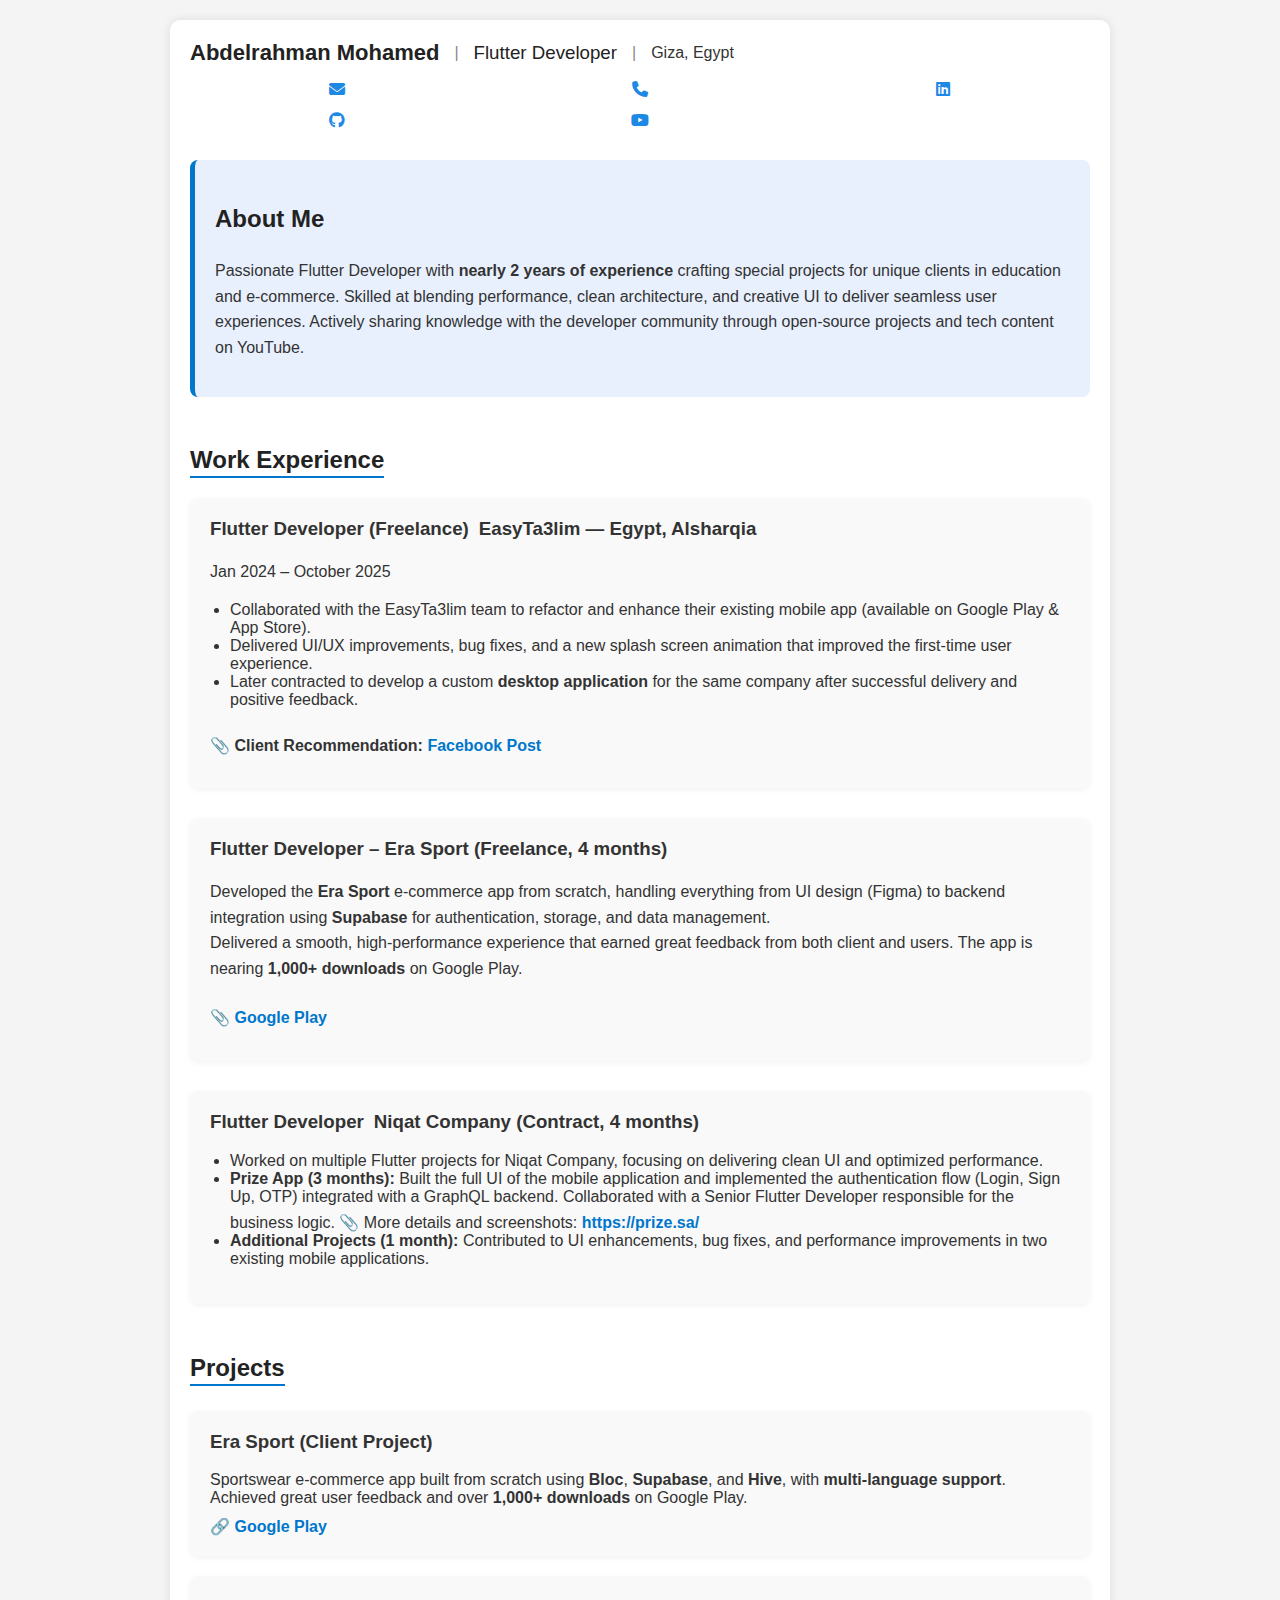
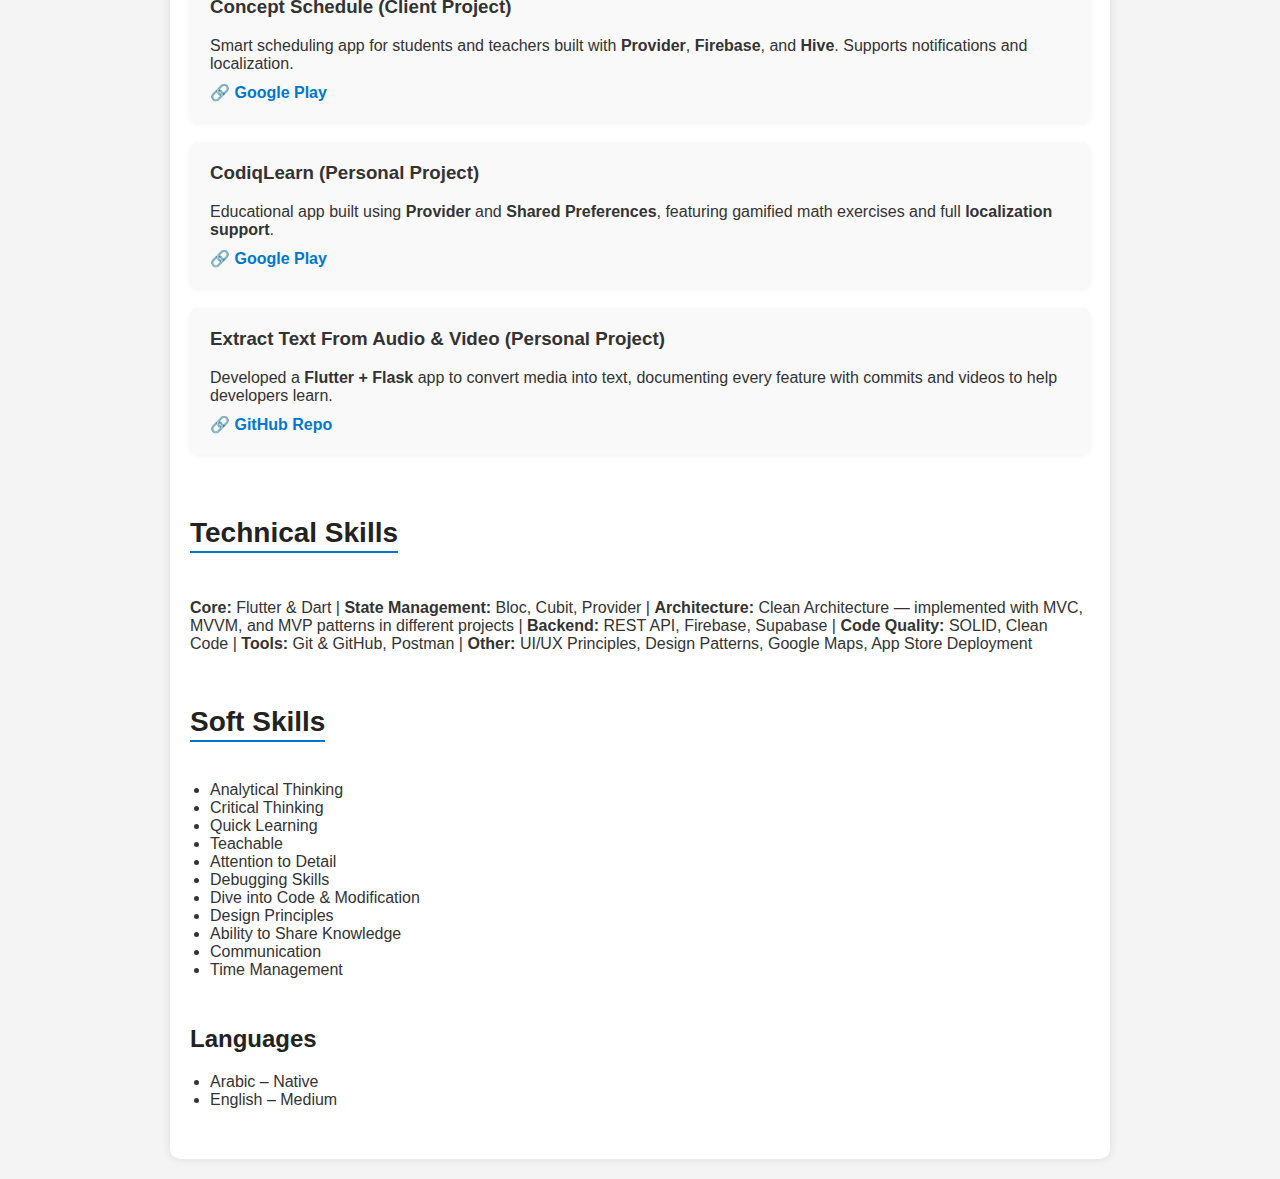
<file: index.html>
<!DOCTYPE html>
<html lang="en">
<head>
  <meta charset="UTF-8">
  <meta name="viewport" content="width=device-width, initial-scale=1">
  <title>Abdelrahman Mohamed - Flutter Developer</title>
  <link rel="stylesheet" href="my_cv_style.css">
  <link rel="stylesheet" href="https://cdnjs.cloudflare.com/ajax/libs/font-awesome/6.5.0/css/all.min.css">

</head>
<body>
  <div class="container">
<div class="header-info" style="display: flex; align-items: center; gap: 15px; font-size: 16px;">
  <h1 style="margin: 0; font-size: 22px;">Abdelrahman Mohamed</h1>
  <span style="color: #888;">|</span>
  <h3 style="margin: 0; font-weight: normal;">Flutter Developer</h3>
  <span style="color: #888;">|</span>
  <p style="margin: 0;">Giza, Egypt</p>
</div>
    <div class="contact section" style="text-align: center; margin-top: 10px;">
      <a href="mailto:lazezma7rous@gmail.com" title="Email" target="_blank">
        <i class="fas fa-envelope" style="margin: 5px 0; color: #1E88E5;"></i>
      </a>
      <a href="tel:+201033912891" title="Phone">
        <i class="fas fa-phone" style="margin: 5px 0; color: #1E88E5;"></i>
      </a>
      <a href="https://www.linkedin.com/in/abdelrahman-mohamed-7b98b4271" title="LinkedIn" target="_blank">
        <i class="fab fa-linkedin" style="margin: 5px 0; color: #1E88E5;"></i>
      </a>
      <a href="https://github.com/lazezmahrous" title="GitHub" target="_blank">
        <i class="fab fa-github" style="margin: 0 0; color: #1E88E5;"></i>
      </a>
      <a href="https://www.youtube.com/@lazeizx1" title="YouTube" target="_blank">
        <i class="fab fa-youtube" style="margin: 0 0; color: #1E88E5;"></i>
      </a>
    </div>
      
      <div class="section about-me">
        <h2>About Me</h2>
        <p>
       Passionate Flutter Developer with <Strong> nearly 2 years of experience  </Strong> crafting special projects for unique clients in education and e-commerce. Skilled at blending performance, clean architecture, and creative UI to deliver seamless user experiences. Actively sharing knowledge with the developer community through open-source projects and tech content on YouTube.
      </div>

      <div class="section work-experience">
        <h2>Work Experience</h2>
    
      <div class="job">
          <h3>Flutter Developer (Freelance) <span class="company">EasyTa3lim — Egypt, Alsharqia</span></h3>
          <p class="date">Jan 2024 – October 2025</p>
          <ul>
            <li>Collaborated with the EasyTa3lim team to refactor and enhance their existing mobile app (available on Google Play & App Store).</li>
            <li>Delivered UI/UX improvements, bug fixes, and a new splash screen animation that improved the first-time user experience.</li>
            <li>Later contracted to develop a custom <strong>desktop application</strong> for the same company after successful delivery and positive feedback.</li>
          </ul>
          <p>📎 <strong>Client Recommendation:</strong> 
            <a href="https://www.facebook.com/share/p/1EYaN47m4t/" target="_blank">
              Facebook Post
            </a>
          </p>
        </div>

    
       <div class="job">
          <h3>Flutter Developer – Era Sport (Freelance, 4 months)</h3>
          <p>
            Developed the <strong>Era Sport</strong> e-commerce app from scratch, handling everything from UI design (Figma) to backend integration using <strong>Supabase</strong> for authentication, storage, and data management.<br>
            Delivered a smooth, high-performance experience that earned great feedback from both client and users. The app is nearing <strong>1,000+ downloads</strong> on Google Play.
          </p>
          <p>📎 <a href="https://play.google.com/store/apps/details?id=xo.lazez.t_shirt" target="_blank">Google Play</a></p>
        </div>

        <div class="job">
          <h3>Flutter Developer <span class="company">Niqat Company (Contract, 4 months)</span></h3>
          <ul>
            <li>Worked on multiple Flutter projects for Niqat Company, focusing on delivering clean UI and optimized performance.</li>
            <li><strong>Prize App (3 months):</strong> Built the full UI of the mobile application and implemented the authentication flow (Login, Sign Up, OTP) integrated with a GraphQL backend. Collaborated with a Senior Flutter Developer responsible for the business logic.  
              📎 More details and screenshots: <a href="https://prize.sa/" target="_blank">https://prize.sa/</a>
            </li>
            <li><strong>Additional Projects (1 month):</strong> Contributed to UI enhancements, bug fixes, and performance improvements in two existing mobile applications.</li>
          </ul>
        </div>
        
<div class="section projects-section">
  <h2>Projects</h2>

  <!-- <div class="project">
    <h3>Easy Ta3lim (Client Project)</h3>
    <p>
      Worked with the <strong>Easy Ta3lim</strong> team on app enhancements and UI/UX improvements for their educational platform.
      Later developed their <strong>desktop version</strong>, improving performance and accessibility.
    </p>
    <a href="https://www.linkedin.com/posts/abdelrahman-mohamed-7b98b4271_%D8%B4%D9%87%D8%A7%D8%AF%D8%A9-%D8%AA%D9%82%D8%AF%D9%8A%D8%B1-%D9%88%D8%B4%D9%83%D8%B1-%D9%85%D9%86-%D8%B4%D8%B1%D9%83%D8%A9-easy-ta3lim-%D8%B9%D9%84%D9%89-%D8%A7%D9%84%D9%85%D8%B4%D8%A7%D8%B1%D9%83%D8%A9-activity-7132191852171843584-bT8P" target="_blank">🔗 Recommendation Post</a>
  </div>
 -->
  <div class="project">
    <h3>Era Sport (Client Project)</h3>
    <p>
      Sportswear e-commerce app built from scratch using <strong>Bloc</strong>, <strong>Supabase</strong>, and <strong>Hive</strong>,
      with <strong>multi-language support</strong>.
      Achieved great user feedback and over <strong>1,000+ downloads</strong> on Google Play.
    </p>
    <a href="https://play.google.com/store/apps/details?id=xo.lazez.t_shirt" target="_blank">🔗 Google Play</a>
  </div>
<div class="project">
  <h3>Concept Schedule (Client Project)</h3>
  <p>
    Smart scheduling app for students and teachers built with <strong>Provider</strong>, <strong>Firebase</strong>, and <strong>Hive</strong>.
    Supports notifications and localization.
  </p>
  <a href="https://play.google.com/store/apps/details?id=com.lazez.concept" target="_blank">🔗 Google Play</a>
</div>

 
  <div class="project">
    <h3>CodiqLearn (Personal Project)</h3>
    <p>
      Educational app built using <strong>Provider</strong> and <strong>Shared Preferences</strong>,
      featuring gamified math exercises and full <strong>localization support</strong>.
    </p>
    <a href="https://play.google.com/store/apps/details?id=xo.lazez.CodiqLearn" target="_blank">🔗 Google Play</a>
  </div>

   <div class="project">
    <h3>Extract Text From Audio & Video (Personal Project)</h3>
    <p>
      Developed a <strong>Flutter + Flask</strong> app to convert media into text,
      documenting every feature with commits and videos to help developers learn.
    </p>
    <a href="https://github.com/lazezmahrous/Extract-Text-From-Audio-And-Video-App" target="_blank">🔗 GitHub Repo</a>
  </div>

</div>
            </div>
<div class="section technical-skills compact">
  <div class="technical-skills-title">
    <h2>Technical Skills</h2>
  </div>
  <p class="skills-line">
    <strong>Core:</strong> Flutter & Dart |
    <strong>State Management:</strong> Bloc, Cubit, Provider |
    <strong>Architecture:</strong> Clean Architecture — implemented with MVC, MVVM, and MVP patterns in different projects |
    <strong>Backend:</strong> REST API, Firebase, Supabase |
    <strong>Code Quality:</strong> SOLID, Clean Code |
    <strong>Tools:</strong> Git & GitHub, Postman |
    <strong>Other:</strong> UI/UX Principles, Design Patterns, Google Maps, App Store Deployment
  </p>
</div>

<!-- Soft Skills Section -->
<div class="section">
  <div class="soft-skills-title">
    <h2>Soft Skills</h2>
  </div>

  <div class="soft-skills-section">
    <ul>
      <li>Analytical Thinking</li>
      <li>Critical Thinking</li>
      <li>Quick Learning</li>
      <li>Teachable</li>
      <li>Attention to Detail</li>
      <li>Debugging Skills</li>
      <li>Dive into Code & Modification</li>
      <li>Design Principles</li>
      <li>Ability to Share Knowledge</li>
      <li>Communication</li>
      <li>Time Management</li>
    </ul>
  </div>
</div>
<!-- Languages Section -->
<div class="section languages">
  <h2 class="section-title">Languages</h2>
  <ul class="languages-list">
    <li>Arabic – Native</li>
    <li>English – Medium</li>
  </ul>
</div>
</body>
</html>
</file>
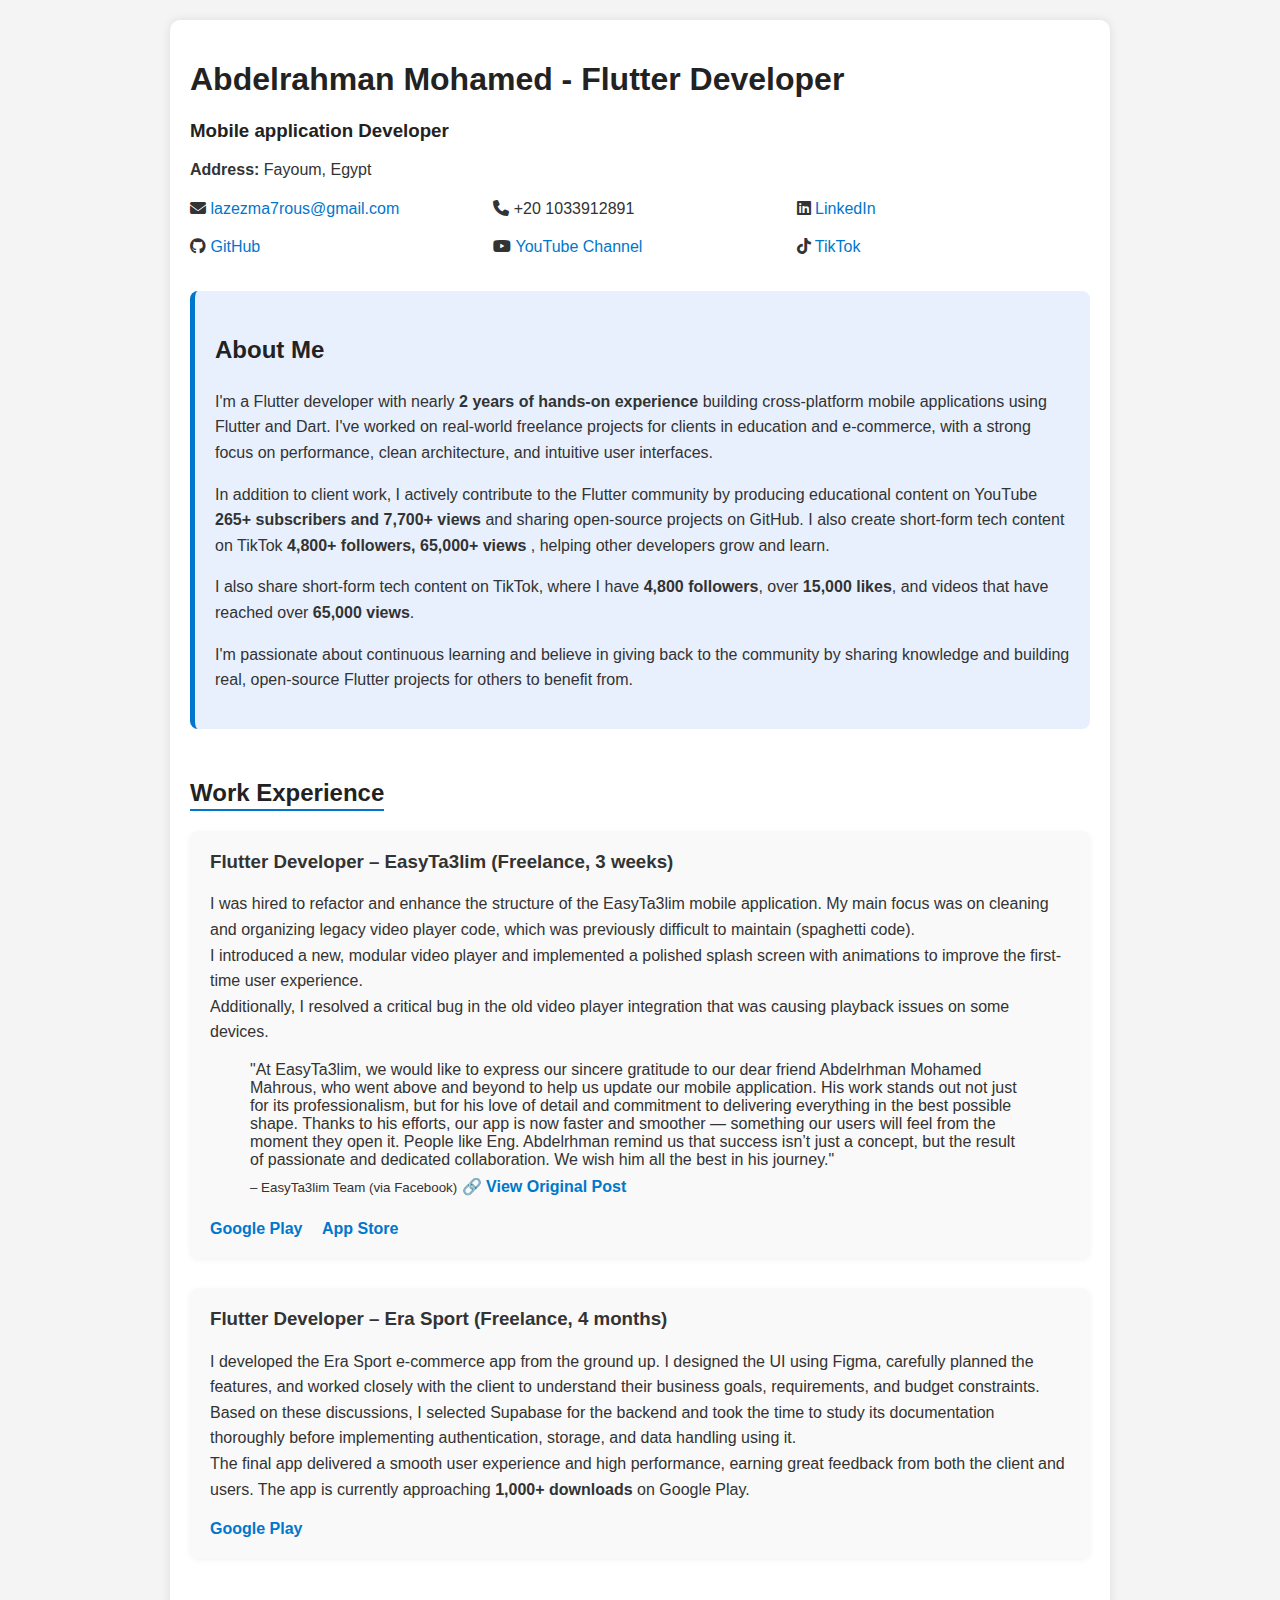
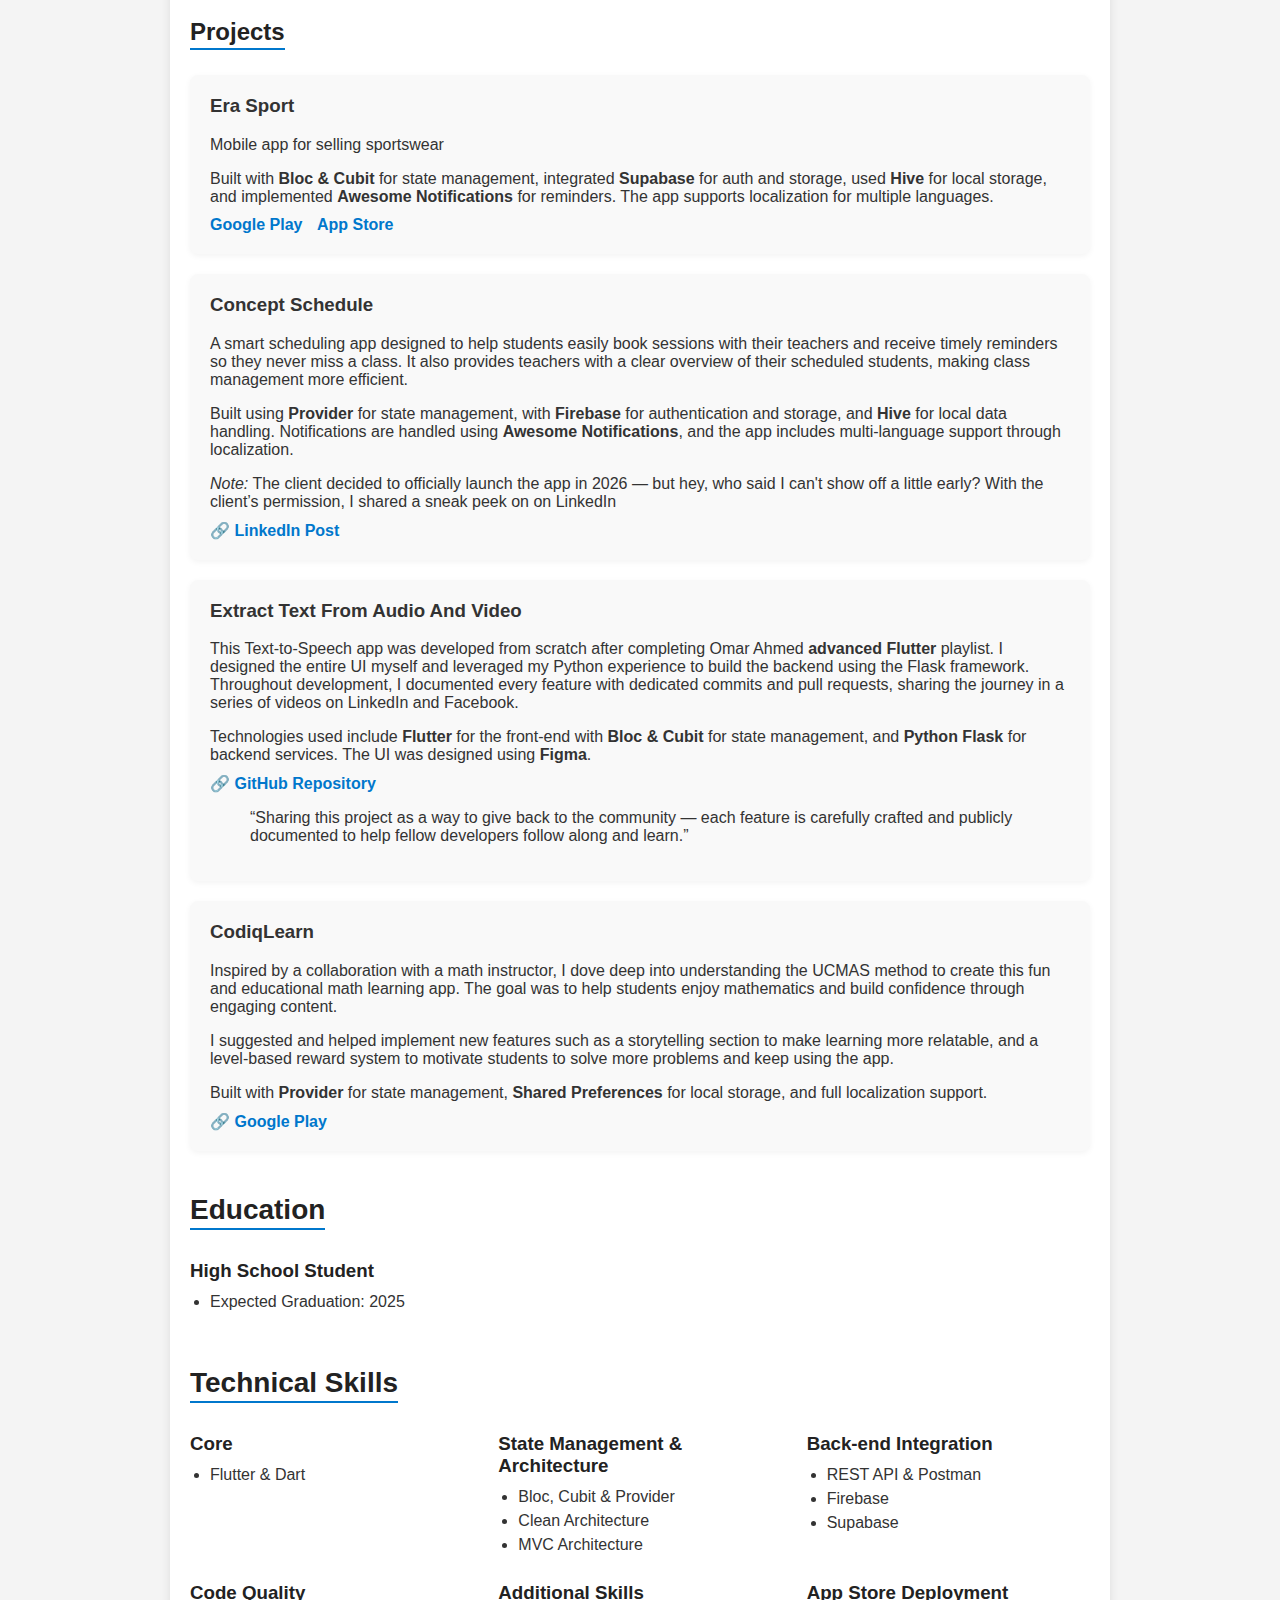
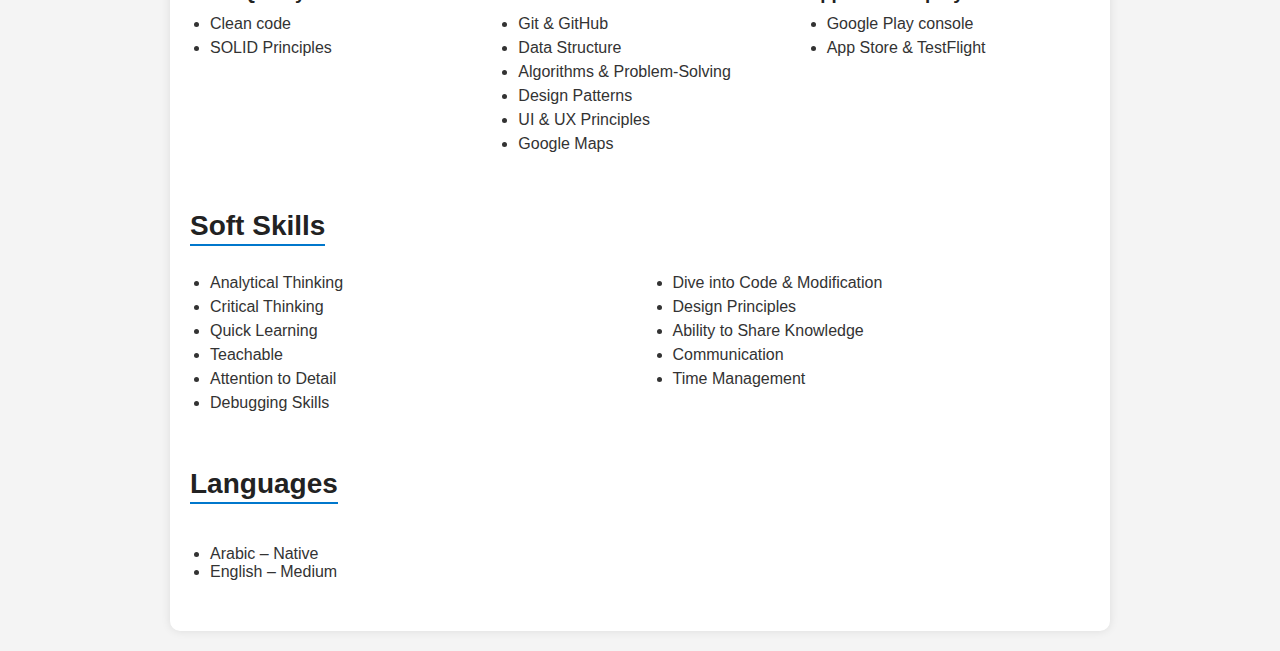
<file: my_cv.html>
<!DOCTYPE html>
<html lang="en">
<head>
  <meta charset="UTF-8">
  <meta name="viewport" content="width=device-width, initial-scale=1">
  <title>Abdelrahman Mohamed - Flutter Developer</title>
  <link rel="stylesheet" href="my_cv_style.css">
  <link rel="stylesheet" href="https://cdnjs.cloudflare.com/ajax/libs/font-awesome/6.5.0/css/all.min.css">

</head>
<body>
  <div class="container">
    <h1>Abdelrahman Mohamed - Flutter Developer</h1>
    <h3>Mobile application Developer</h3>
    <p><strong>Address:</strong> Fayoum, Egypt</p>

    <div class="contact section">
        <p><i class="fas fa-envelope"></i> <a href="mailto:lazezma7rous@gmail.com">lazezma7rous@gmail.com</a></p>
        <p><i class="fas fa-phone"></i> +20 1033912891</p>
        <p><i class="fab fa-linkedin"></i> <a href="https://www.linkedin.com/in/abdelrahman-mohamed-7b98b4271" target="_blank">LinkedIn</a></p>
        <p><i class="fab fa-github"></i> <a href="https://github.com/lazezmahrous" target="_blank">GitHub</a></p>
        <p><i class="fab fa-youtube"></i> <a href="https://www.youtube.com/@lazeizx1" target="_blank">YouTube Channel</a></p>
        <p><i class="fab fa-tiktok"></i> <a href="https://www.tiktok.com/@abdo_lazez" target="_blank">TikTok</a></p>

      </div>
      
      <div class="section about-me">
        <h2>About Me</h2>
        <p>
         I'm a Flutter developer with nearly <strong>2 years of hands-on experience </strong> building cross-platform mobile applications using Flutter and Dart. I've worked on real-world freelance projects for clients in education and e-commerce, with a strong focus on performance, clean architecture, and intuitive user interfaces.

        </p>
      
        <p>
         In addition to client work, I actively contribute to the Flutter community by producing educational content on YouTube <strong> 265+ subscribers and 7,700+ views </strong> and sharing open-source projects on GitHub. I also create short-form tech content on TikTok <strong> 4,800+ followers, 65,000+ views </strong>, helping other developers grow and learn.


        </p>
      
        <p>
          I also share short-form tech content on TikTok, where I have <strong>4,800 followers</strong>,
          over <strong>15,000 likes</strong>, and videos that have reached over <strong>65,000 views</strong>.
        </p>
      
        <p>
          I'm passionate about continuous learning and believe in giving back to the community by sharing knowledge
          and building real, open-source Flutter projects for others to benefit from.
        </p>
      </div>

      <div class="section work-experience">
        <h2>Work Experience</h2>
        <div class="job">
          <h3>Flutter Developer – EasyTa3lim (Freelance, 3 weeks)</h3>
          <p>
            I was hired to refactor and enhance the structure of the EasyTa3lim mobile application. My main focus was on cleaning and organizing legacy video player code, which was previously difficult to maintain (spaghetti code).<br>
            I introduced a new, modular video player and implemented a polished splash screen with animations to improve the first-time user experience.<br>
            Additionally, I resolved a critical bug in the old video player integration that was causing playback issues on some devices.
          </p>

          <blockquote class="recommendation">
            "At EasyTa3lim, we would like to express our sincere gratitude to our dear friend Abdelrhman Mohamed Mahrous, who went above and beyond to help us update our mobile application.
            His work stands out not just for its professionalism, but for his love of detail and commitment to delivering everything in the best possible shape.
            Thanks to his efforts, our app is now faster and smoother — something our users will feel from the moment they open it.
            People like Eng. Abdelrhman remind us that success isn’t just a concept, but the result of passionate and dedicated collaboration.
            We wish him all the best in his journey."  
            <br><small>– EasyTa3lim Team (via Facebook)</small>
            <a href="https://www.facebook.com/share/p/1EYaN47m4t/" target="_blank">🔗 View Original Post</a>

          </blockquote>
        
          <a href="https://play.google.com/store/apps/details?id=com.ta3lim.academy_app" target="_blank">Google Play</a>
          <a href="https://apps.apple.com/eg/app/easyta3lim-%D8%A5%D9%8A%D8%B2%D9%8A-%D8%AA%D8%B9%D9%84%D9%8A%D9%85/id6612039469" target="_blank">App Store</a>
        </div>
      
        <div class="job">
          <h3>Flutter Developer – Era Sport (Freelance, 4 months)</h3>
          <p>
            I developed the Era Sport e-commerce app from the ground up. I designed the UI using Figma, carefully planned the features, and worked closely with the client to understand their business goals, requirements, and budget constraints.<br>
            Based on these discussions, I selected Supabase for the backend and took the time to study its documentation thoroughly before implementing authentication, storage, and data handling using it.<br>
            The final app delivered a smooth user experience and high performance, earning great feedback from both the client and users. The app is currently approaching <strong>1,000+ downloads</strong> on Google Play.
          </p>
          <a href="https://play.google.com/store/apps/details?id=xo.lazez.t_shirt" target="_blank">Google Play</a>
        </div>
      </div>
        
    <div class="section projects-section">
        <h2>Projects</h2>
        <div class="project">
            <h3>Era Sport</h3>
            <p>
                Mobile app for selling sportswear
              </p>
              <p>
                Built with <strong>Bloc & Cubit</strong> for state management, integrated <strong>Supabase</strong> for auth and storage, used <strong>Hive</strong> for local storage, and implemented <strong>Awesome Notifications</strong> for reminders. The app supports localization for multiple languages.
              </p>
  
            <a href="https://play.google.com/store/apps/details?id=xo.lazez.t_shirt" target="_blank">Google Play</a>
            <a href="https://apps.apple.com/eg/app/easyta3lim-%D8%A5%D9%8A%D8%B2%D9%8A-%D8%AA%D8%B9%D9%84%D9%8A%D9%85/id6612039469" target="_blank">App Store</a>
        </div>


        <div class="project">
            <h3>Concept Schedule</h3>
            <p>
              A smart scheduling app designed to help students easily book sessions with their teachers and receive timely reminders so they never miss a class.
              It also provides teachers with a clear overview of their scheduled students, making class management more efficient.
            </p>
            <p>
              Built using <strong>Provider</strong> for state management, with <strong>Firebase</strong> for authentication and storage, and <strong>Hive</strong> for local data handling.
              Notifications are handled using <strong>Awesome Notifications</strong>, and the app includes multi-language support through localization.
            </p>
            <p><em>Note:</em> The client decided to officially launch the app in 2026 — but hey, who said I can't show off a little early?
                With the client’s permission, I shared a sneak peek on on LinkedIn</p>
            <a href="https://www.linkedin.com/posts/abdelrahman-mohamed-7b98b4271_%D9%84%D9%88-%D8%A5%D9%86%D8%AA%D8%A7-%D8%B7%D8%A7%D9%84%D8%A8-%D9%81%D9%8A-%D8%B3%D9%86%D8%AA%D8%B1-%D9%83%D9%88%D9%86%D8%B3%D8%A8%D8%AA-%D9%81-%D8%A7%D9%84%D8%AA%D8%B7%D8%A8%D9%8A%D9%82-%D8%AF%D8%A7-activity-7242244190573629441-suGx?utm_source=share&utm_medium=member_desktop&rcm=ACoAAEKEyn0BuIUKMCAih-2bpl78RA87BO1NpCI" target="_blank">🔗 LinkedIn Post</a>
          </div>

          <div class="project">
            <h3>Extract Text From Audio And Video</h3>
            <p>
              This Text-to-Speech app was developed from scratch after completing Omar Ahmed <strong>advanced Flutter</strong> playlist.
              I designed the entire UI myself and leveraged my Python experience to build the backend using the Flask framework.
              Throughout development, I documented every feature with dedicated commits and pull requests, sharing the journey in a series of videos on LinkedIn and Facebook.
            </p>
            <p>
              Technologies used include <strong>Flutter</strong> for the front-end with <strong>Bloc & Cubit</strong> for state management, and <strong>Python Flask</strong> for backend services.
              The UI was designed using <strong>Figma</strong>.
            </p>
            <a href="https://github.com/lazezmahrous/Extract-Text-From-Audio-And-Video-App" target="_blank">🔗 GitHub Repository</a>
          
            <blockquote class="recommendation">
              “Sharing this project as a way to give back to the community — each feature is carefully crafted and publicly documented to help fellow developers follow along and learn.”
            </blockquote>
          </div>
          


          <div class="project">
            <h3>CodiqLearn</h3>
            <p>
              Inspired by a collaboration with a math instructor, I dove deep into understanding the UCMAS method to create this fun and educational math learning app.
              The goal was to help students enjoy mathematics and build confidence through engaging content.
            </p>
            <p>
              I suggested and helped implement new features such as a storytelling section to make learning more relatable, and a level-based reward system to motivate students to solve more problems and keep using the app.
            </p>
            <p>
              Built with <strong>Provider</strong> for state management, <strong>Shared Preferences</strong> for local storage, and full localization support.
            </p>
            <a href="https://play.google.com/store/apps/details?id=xo.lazez.CodiqLearn" target="_blank">🔗 Google Play</a>
          </div>
                      <div class="technical-skills-title">
                <h2>Education</h2>
            </div>
            <div class="section technical-skills-section">
                <div class="skill-group">
                  <h3>High School Student</h3>  
                  <ul>
                    <li>Expected Graduation: 2025</li>
            </div>

            </div>
            <div class="technical-skills-title">
                <h2>Technical Skills</h2>
            </div>
            
              <div class="section technical-skills-section">              
                <div class="skill-group">
                  <h3>Core</h3>
                  <ul>
                    <li>Flutter & Dart</li>
                  </ul>
                </div>
              
                <div class="skill-group">
                  <h3>State Management & Architecture</h3>
                  <ul>
                    <li>Bloc, Cubit & Provider</li>
                    <li>Clean Architecture</li>
                    <li>MVC Architecture</li>
                  </ul>
                </div>
              
                <div class="skill-group">
                  <h3>Back-end Integration</h3>
                  <ul>
                    <li>REST API & Postman</li>
                    <li>Firebase</li>
                    <li>Supabase</li>
                  </ul>
                </div>
              
                <div class="skill-group">
                  <h3>Code Quality</h3>
                  <ul>
                    <li>Clean code</li>
                    <li>SOLID Principles</li>
                  </ul>
                </div>
              
                <div class="skill-group">
                  <h3>Additional Skills</h3>
                  <ul>
                    <li>Git & GitHub</li>
                    <li>Data Structure</li>
                    <li>Algorithms & Problem-Solving</li>
                    <li>Design Patterns</li>
                    <li>UI & UX Principles</li>
                    <li>Google Maps</li>
                  </ul>
                </div>
              
                <div class="skill-group">
                  <h3>App Store Deployment</h3>
                  <ul>
                    <li>Google Play console</li>
                    <li>App Store & TestFlight</li>
                  </ul>
                </div>
              </div>
              <div class="section">
                <div class="soft-skills-title">
                  <h2>Soft Skills</h2>
                </div>
              
                <div class="soft-skills-section">
                  <div class="skill-group">
                    <ul>
                      <li>Analytical Thinking</li>
                      <li>Critical Thinking</li>
                      <li>Quick Learning</li>
                      <li>Teachable</li>
                      <li>Attention to Detail</li>
                      <li>Debugging Skills</li>

                    </ul>
                  </div>
              
                  <div class="skill-group">
                    <ul>
                      <li>Dive into Code & Modification</li>
                      <li>Design Principles</li>
                      <li>Ability to Share Knowledge</li>
                      <li>Communication</li>
                      <li>Time Management</li>

                    </ul>
                  </div>
                            
                </div>
              </div>
              
    <div class="section">
        <div class="languages-title">
            <h2>Languages</h2>
        </div>
        
        <ul class="languages-list">
            <li>Arabic – Native</li>
            <li>English – Medium</li>
        </ul>
        </div>
    </div>
</body>
</html>
</file>
<file: my_cv_style.css>
body {
    font-family: Arial, sans-serif;
    margin: 20px;
    background-color: #f4f4f4;
    color: #333;
  }
  
  .container {
    max-width: 900px;
    margin: auto;
    background: white;
    padding: 20px;
    border-radius: 10px;
    box-shadow: 0 0 10px rgba(0, 0, 0, 0.1);
  }
  
  h1, h2, h3 {
    color: #222;
  }
  
  ul {
    padding-left: 20px;
  }
  
  a {
    color: #0077cc;
    text-decoration: none;
  }
  
  .section {
    margin-bottom: 30px;
  }
  
  .contact {
    display: grid;
    grid-template-columns: repeat(auto-fit, minmax(250px, 1fr));
    gap: 10px;
  }
  
  .contact p {
    margin: 5px 0;
  }
  
  .project a {
    display: inline-block;
    margin-right: 10px;
  }
  

  .work-experience h2 {
    display: inline-block;
    position: relative;
    font-size: 24px;
    margin-bottom: 20px;
    border-bottom: 2px solid #0077cc;
    padding-bottom: 2px;

  }
  
  
  

/*  */
.work-experience {
    margin-bottom: 40px;
  }
    
  .work-experience .job {
    background-color: #f9f9f9;
    padding: 20px;
    border-radius: 8px;
    margin-bottom: 20px;
    box-shadow: 0 2px 6px rgba(0, 0, 0, 0.05);
  }
  
  .work-experience .job h3 {
    margin-top: 0;
    color: #333;
    font-weight: 600;
    display: flex;
    align-items: center;
    gap: 10px;
  }
  
  .work-experience .job p {
    line-height: 1.6;
    margin-bottom: 10px;
  }
  
  .work-experience .job a {
    margin-right: 15px; 
    color: #0077cc;
    font-weight: bold;
    text-decoration: none;
  }
  
  /* Font Awesome Icon Style */
  .work-experience .job h3 i {
    color: #0077cc;
  }
  
  /* Responsive */
  @media (max-width: 600px) {
    .work-experience .job {
      padding: 15px;
    }
  }
  
  .projects-section h2 {
    display: inline-block;
    position: relative;
    font-size: 24px;
    margin-bottom: 25px;
    border-bottom: 2px solid #0077cc;
    padding-bottom: 2px;

  }
  
  
  .project {
    background-color: #f9f9f9;
    padding: 20px;
    /* border-left: 4px solid #0077cc; */
    border-radius: 8px;
    margin-bottom: 20px;
    box-shadow: 0 2px 6px rgba(0, 0, 0, 0.05);
  }
  
  .project h3 {
    margin-top: 0;
    color: #333;
  }
  
  .project p {
    margin-bottom: 10px;
    font-weight: 500;
  }
  
  .project ul {
    padding-left: 20px;
    margin-bottom: 10px;
  }
  
  .project a {
    color: #0077cc;
    font-weight: bold;
    text-decoration: none;
  }
  
/*  */

/* تنسيق العنوان فقط */
.technical-skills-title h2 {
    display: inline-block;
    position: relative;
    font-size: 28px;
    padding-bottom: 6px;
    margin-bottom: 30px;
    border-bottom: 2px solid #0077cc;
    padding-bottom: 2px;


  }
  
  /* الجريد */
  .technical-skills-section {
    display: grid;
    grid-template-columns: repeat(auto-fit, minmax(280px, 1fr));
    gap: 25px;
  }
  
  /* عناصر الجريد */
  .skill-group h3 {
    margin-top: 0;
    /* color: #0077cc; */
    margin-bottom: 8px;
  }
  
  .skill-group ul {
    padding-left: 20px;
    margin: 0;
    list-style-type: disc;
  }
  
  .skill-group ul li {
    line-height: 1.5;
  }
    /* عنوان Soft Skills */
/* .soft-skills-title {
    margin-bottom: 10px;
  } */
  
  .soft-skills-title h2 {
    display: inline-block;
    position: relative;
    font-size: 28px;
    padding-bottom: 6px;
    border-bottom: 2px solid #0077cc;
    padding-bottom: 2px;

  }
  
  
  /* جريد المهارات */
  .soft-skills-section {
    display: grid;
    grid-template-columns: repeat(auto-fit, minmax(250px, 1fr));
    gap: 25px;
  }
  
  /* نفس شكل كروت skills العادية */
  .soft-skills-section .skill-group ul {
    padding-left: 20px;
    margin: 0;
    list-style-type: disc;
  }
  
  .soft-skills-section .skill-group ul li {
    line-height: 1.5;
  }
  
  .work-experience .job {
    margin-bottom: 30px;
  }
  
  .work-experience .job p {
    line-height: 1.6;
  }
  
  .work-experience .job a {
    color: #0077cc;
    font-weight: bold;
    display: inline-block;
    margin-top: 8px;
  }
  
  .about-me {
    background-color: #e8f0fe;
    padding: 20px;
    border-left: 5px solid #0077cc;
    border-radius: 8px;
    font-size: 16px;
    line-height: 1.6;
  }
  
  .languages-title h2 {
    display: inline-block;
    position: relative;
    font-size: 28px;
    padding-bottom: 6px;
    border-bottom: 2px solid #0077cc;
    padding-bottom: 2px;

  }
</file>
